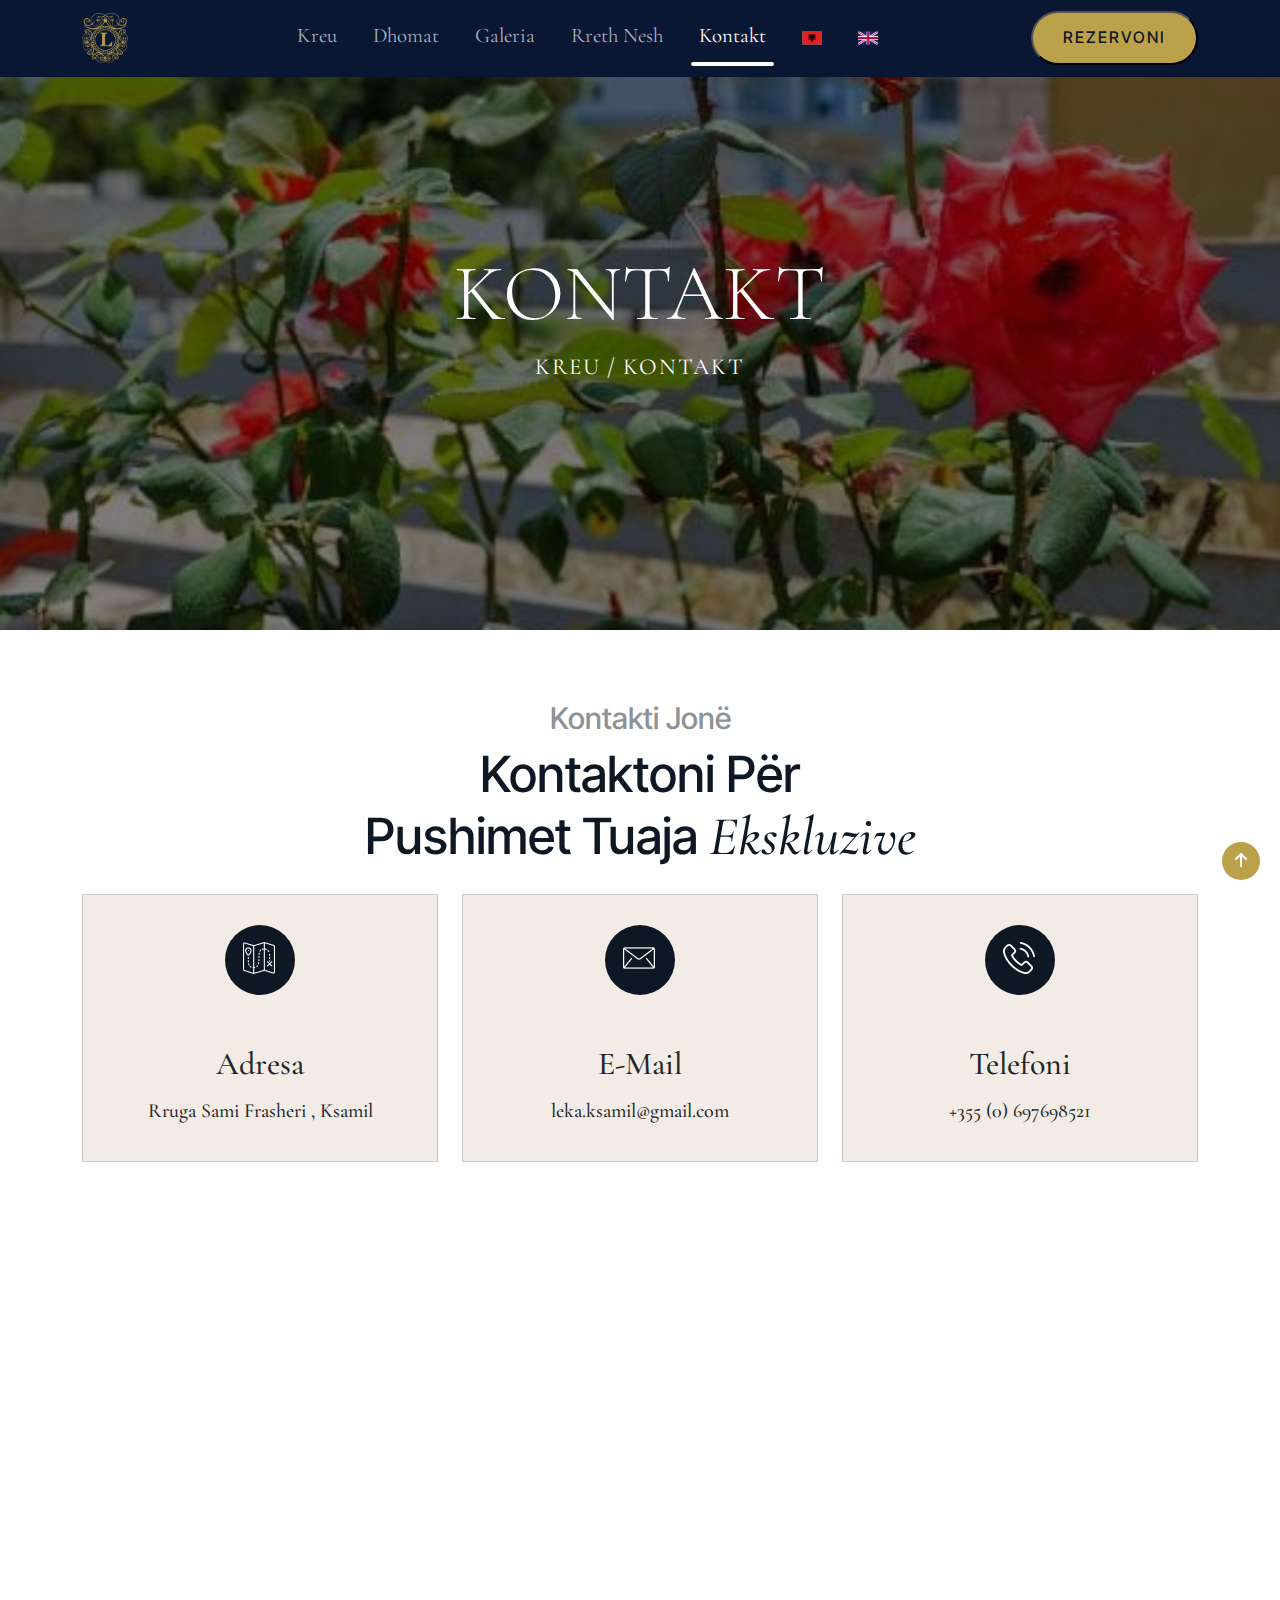
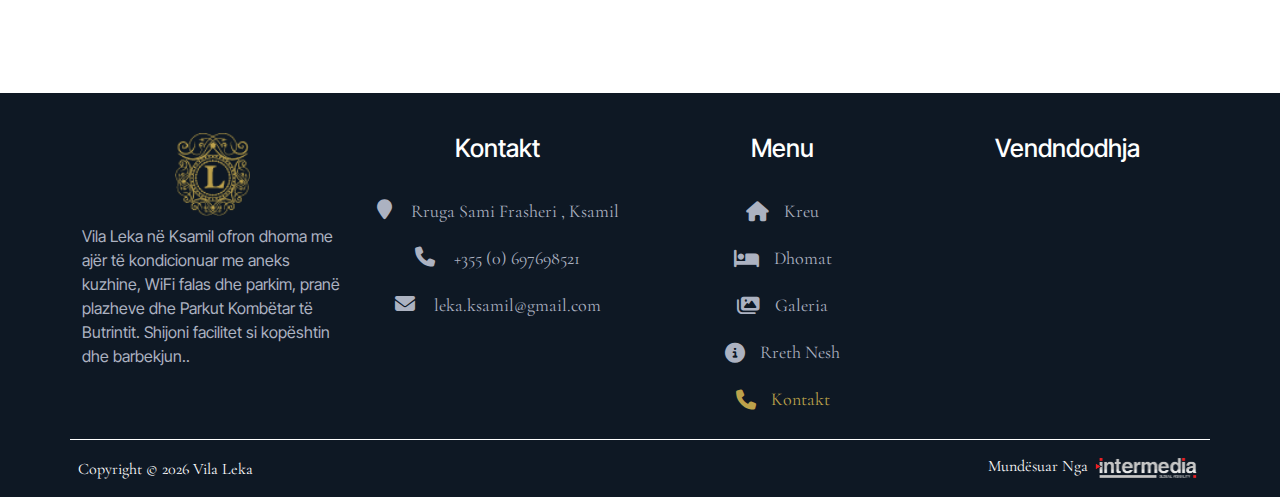
<file: contact-sq.html>
<!DOCTYPE html>
<html lang="en">
<head>
    <meta charset="UTF-8">
    <meta name="viewport" content="width=device-width, initial-scale=1.0">
    <title>Kontakt - Vila Leka, Ksamil, Shqipëri</title>
    <meta name="description" content="Kontaktoni Vila Leka në Ksamil, Shqipëri, për pyetje rreth dhomave tona, disponueshmërisë dhe opsioneve të rezervimit. Kontaktoni sot për pushimet tuaja të përsosura!">
    <meta name="keywords" content="Kontakt, Vila Leka, Ksamil, Shqipëri, dhoma, rezervime, akomodim, pushime, na kontaktoni, pyetje, udhëtim, qëndrim">
    <meta name="google-site-verification" content="VBBXbdI32-JaBuuOkWz5NeAeNk-Iu5e2lK04XvJz4yU" />
    <link rel="icon" href="assets/icon/logo.png" />
    <!--FontAwesome-->
    <link rel="stylesheet" href="https://cdnjs.cloudflare.com/ajax/libs/font-awesome/6.5.2/css/all.min.css">
    <!--Bootstrap-->
    <link rel="stylesheet" href="https://cdn.jsdelivr.net/npm/bootstrap@5.3.3/dist/css/bootstrap.min.css"
        integrity="sha384-QWTKZyjpPEjISv5WaRU9OFeRpok6YctnYmDr5pNlyT2bRjXh0JMhjY6hW+ALEwIH" crossorigin="anonymous">
    <!--My Style-->
    <link rel="stylesheet" href="style.css">
</head>
<body>
    <header class="header">
        <nav class="navbar navbar-expand-lg header-nav fixed-top">
            <div class="container">
                <a class="navbar-brand" href="index-sq.html">
                    <img class="logo1" src="assets/icon/logo.png" alt="logo" height="50px">
                </a>
                <button class="navbar-toggler" type="button" data-bs-toggle="collapse"
                    data-bs-target="#navbarSupportedContent" aria-controls="navbarSupportedContent"
                    aria-expanded="false" aria-label="Toggle navigation">
                    <span class="navbar-toggler-icon"></span>
                </button>
                <div class="collapse navbar-collapse text-center justify-content-between" id="navbarSupportedContent">
                    <ul class="navbar-nav mx-auto">
                        <li class="nav-item">
                            <a class="nav-link" href="index-sq.html">Kreu</a>
                            <div class="underline"></div>
                        </li>
                        <li class="nav-item">
                            <a class="nav-link" href="rooms-sq.html">Dhomat</a>
                            <div class="underline"></div>
                        </li>
                        <li class="nav-item">
                            <a class="nav-link" href="gallery-sq.html">Galeria</a>
                            <div class="underline"></div>
                        </li>
                        <li class="nav-item">
                            <a class="nav-link" href="about-sq.html">Rreth Nesh</a>
                            <div class="underline"></div>
                        </li>
                        <li class="nav-item active-link">
                            <a class="nav-link" aria-current="page" href="contact-sq.html">Kontakt</a>
                            <div class="underline"></div>
                        </li>
                        <li class="nav-item">
                            <a class="nav-link flag" href="contact-sq.html">
                                <img src="assets/icon/ALB.png" alt="ALB Flag" height="20">
                            </a>
                        </li>
                        <li class="nav-item">
                            <a class="nav-link flag" href="contact.html">
                                <img src="assets/icon/GBR.png" alt="GBR Flag" height="20">
                            </a>
                        </li>
                    </ul>
                    <div>
                        <a style="text-decoration: none;"
                            href="https://allbookers.com/hotel/AL/Vila-Leka.sq.html?id=34643">
                            <button id="button" class="btn1" style="letter-spacing: 2px;">REZERVONI</button>
                        </a>
                    </div>
                </div>
            </div>
        </nav>
    </header>
    <main>
        <section id="contact-head">
            <div class="container">
                <div class="row py-5">
                    <div class="col-md-12 d-flex flex-column">
                        <div>
                            <h1 class="display-1 fadeindown">Kontakt</h1>
                            <ul class="breacrumd">
                                <li class="fadeinright"><a href="index-sq.html">Kreu</a></li>
                                <li class="fadeinup">/</li>
                                <li class="fadeinleft">Kontakt</li>
                            </ul>
                        </div>
                    </div>
                </div>
            </div>
        </section>
        <section class="pb-0">
            <div class="container">
                <div class="row">
                    <div>
                        <div class="col-md-12">
                            <div class="text-center">
                                <h4 class="T1">Kontakti Jonë</h4>
                                <h1 class="T2">
                                    Kontaktoni Për <br> Pushimet Tuaja <span class="T2-5">Ekskluzive</span>
                                </h1>
                            </div>
                        </div>
                        <div class="row my-4">
                            <div class="col-md-4">
                                <div class="box-wrapper">
                                    <div class="icon">
                                        <img src="assets/icon/maps.png" alt="">
                                    </div>
                                    <h2 class="T1-5 my-3">
                                        Adresa
                                    </h2>
                                    <h5>
                                        <a href="https://maps.app.goo.gl/1DXsazWwqpud2XQT6">Rruga Sami Frasheri ,
                                            Ksamil</a>
                                    </h5>
                                </div>
                            </div>
                            <div class="col-md-4">
                                <div class="box-wrapper">
                                    <div class="icon">
                                        <img src="assets/icon/mail.png" alt="">
                                    </div>
                                    <h2 class="T1-5 my-3">
                                        E-Mail
                                    </h2>
                                    <h5>
                                        <a href="mailto:leka.ksamil@gmail.com ">leka.ksamil@gmail.com </a>
                                    </h5>
                                </div>
                            </div>
                            <div class="col-md-4">
                                <div class="box-wrapper">
                                    <div class="icon">
                                        <img src="assets/icon/phone-call.png" alt="">
                                    </div>
                                    <h2 class="T1-5 my-3">
                                        Telefoni
                                    </h2>
                                    <h5>
                                        <a href="tel:+355697698521">+355 (0) 697698521</a>
                                    </h5>
                                </div>
                            </div>
                        </div>
                    </div>
                    <div class="col-lg-12">
                        <iframe
                            src="https://www.google.com/maps/embed?pb=!1m18!1m12!1m3!1d574.3298450696133!2d20.008871480028724!3d39.77214061868751!2m3!1f0!2f0!3f0!3m2!1i1024!2i768!4f13.1!3m3!1m2!1s0x135b6bcf5e711737%3A0x4fbf4b772b9fd8b3!2sLeka&#39;s%20Apartments!5e0!3m2!1sen!2sus!4v1720095829020!5m2!1sen!2sus"
                            width="100%" height="500" style="border:0;" allowfullscreen="" loading="lazy"
                            referrerpolicy="no-referrer-when-downgrade"></iframe>
                    </div>
                </div>
            </div>
        </section>
        <footer>
            <div class="container text-center justify-content-center">
                <div class="row">
                    <div class="col-lg-3">
                        <div class="footer-widget mb-4">
                            <h2 class="heading-2 logo">
                                <a class="navbar-brand" href="index-sq.html">
                                    <img src="assets/icon/logo.png" alt="Logo" width="75px">
                                </a>
                            </h2>
                            <p>Vila Leka në Ksamil ofron dhoma me ajër të kondicionuar me aneks kuzhine, WiFi falas dhe parkim, pranë plazheve dhe Parkut Kombëtar të Butrintit. Shijoni facilitet si kopështin dhe barbekjun..</p>
                        </div>
                    </div>
                    <div class="col-lg-3">
                        <h4>Kontakt</h4>
                        <address>
                            <ul class="contact">
                                <li>
                                    <i class="fa fa-map-marker"></i>
                                    <a href="https://maps.app.goo.gl/1DXsazWwqpud2XQT6">Rruga Sami Frasheri , Ksamil</a>
                                </li>
                                <li>
                                    <i class="fas fa-phone"></i>
                                    <a href="tel:+355697698521">+355 (0) 697698521</a>
                                </li>
                                <li>
                                    <i class="fas fa-envelope"></i>
                                    <a href="mailto:leka.ksamil@gmail.com ">leka.ksamil@gmail.com </a>
                                </li>
                            </ul>
                        </address>
                    </div>
                    <div class="col-lg-3">
                        <h4>Menu</h4>
                        <ul class="link-menu">
                            <li><a href="index-sq.html"><i class="fas fa-home"></i> Kreu</a></li>
                            <li><a href="rooms-sq.html"><i class="fas fa-bed"></i> Dhomat</a></li>
                            <li><a href="gallery-sq.html"><i class="fas fa-images"></i> Galeria</a></li>
                            <li><a href="about-sq.html"><i class="fas fa-info-circle"></i> Rreth Nesh</a></li>
                            <li class="active"><a href="contact-sq.html"><i class="fas fa-phone"></i> Kontakt</a></li>
                        </ul>
                    </div>
                    <div class="col-lg-3">
                        <h4>Vendndodhja</h4>
                        <iframe
                            src="https://www.google.com/maps/embed?pb=!1m18!1m12!1m3!1d574.3298450696133!2d20.008871480028724!3d39.77214061868751!2m3!1f0!2f0!3f0!3m2!1i1024!2i768!4f13.1!3m3!1m2!1s0x135b6bcf5e711737%3A0x4fbf4b772b9fd8b3!2sLeka&#39;s%20Apartments!5e0!3m2!1sen!2sus!4v1720095829020!5m2!1sen!2sus"
                            width="100%" height="150" style="border:0;" allowfullscreen="" loading="lazy"
                            referrerpolicy="no-referrer-when-downgrade"></iframe>
                    </div>
                </div>
            </div>
            <div class="copyright-container">
                <div class="container d-flex justify-content-between align-items-center text-white p-2">
                    <div>
                        Copyright ©
                        <script>document.write(new Date().getFullYear());</script> Vila Leka
                    </div>
                    <div>
                        Mundësuar Nga <a href="https://intermedia.al/"><img src="assets/icon/intermediaLogo1.png"
                                alt="Intermedia" width="110px"></a>
                    </div>
                </div>
            </div>
        </footer>
        <button type="button" class="btn btn-floating " id="btn-back-to-top" style="display: block;"> <i
                class="fas fa-arrow-up"></i> </button>
    </main>
    <!--Bootstrap-->
    <script src="https://cdn.jsdelivr.net/npm/bootstrap@5.3.0/dist/js/bootstrap.bundle.min.js"
        integrity="sha384-geWF76RCwLtnZ8qwWowPQNguL3RmwHVBC9FhGdlKrxdiJJigb/j/68SIy3Te4Bkz"
        crossorigin="anonymous"></script>
    <!--My Script-->
    <script src="main.js"></script>
</body>
</html>
</file>
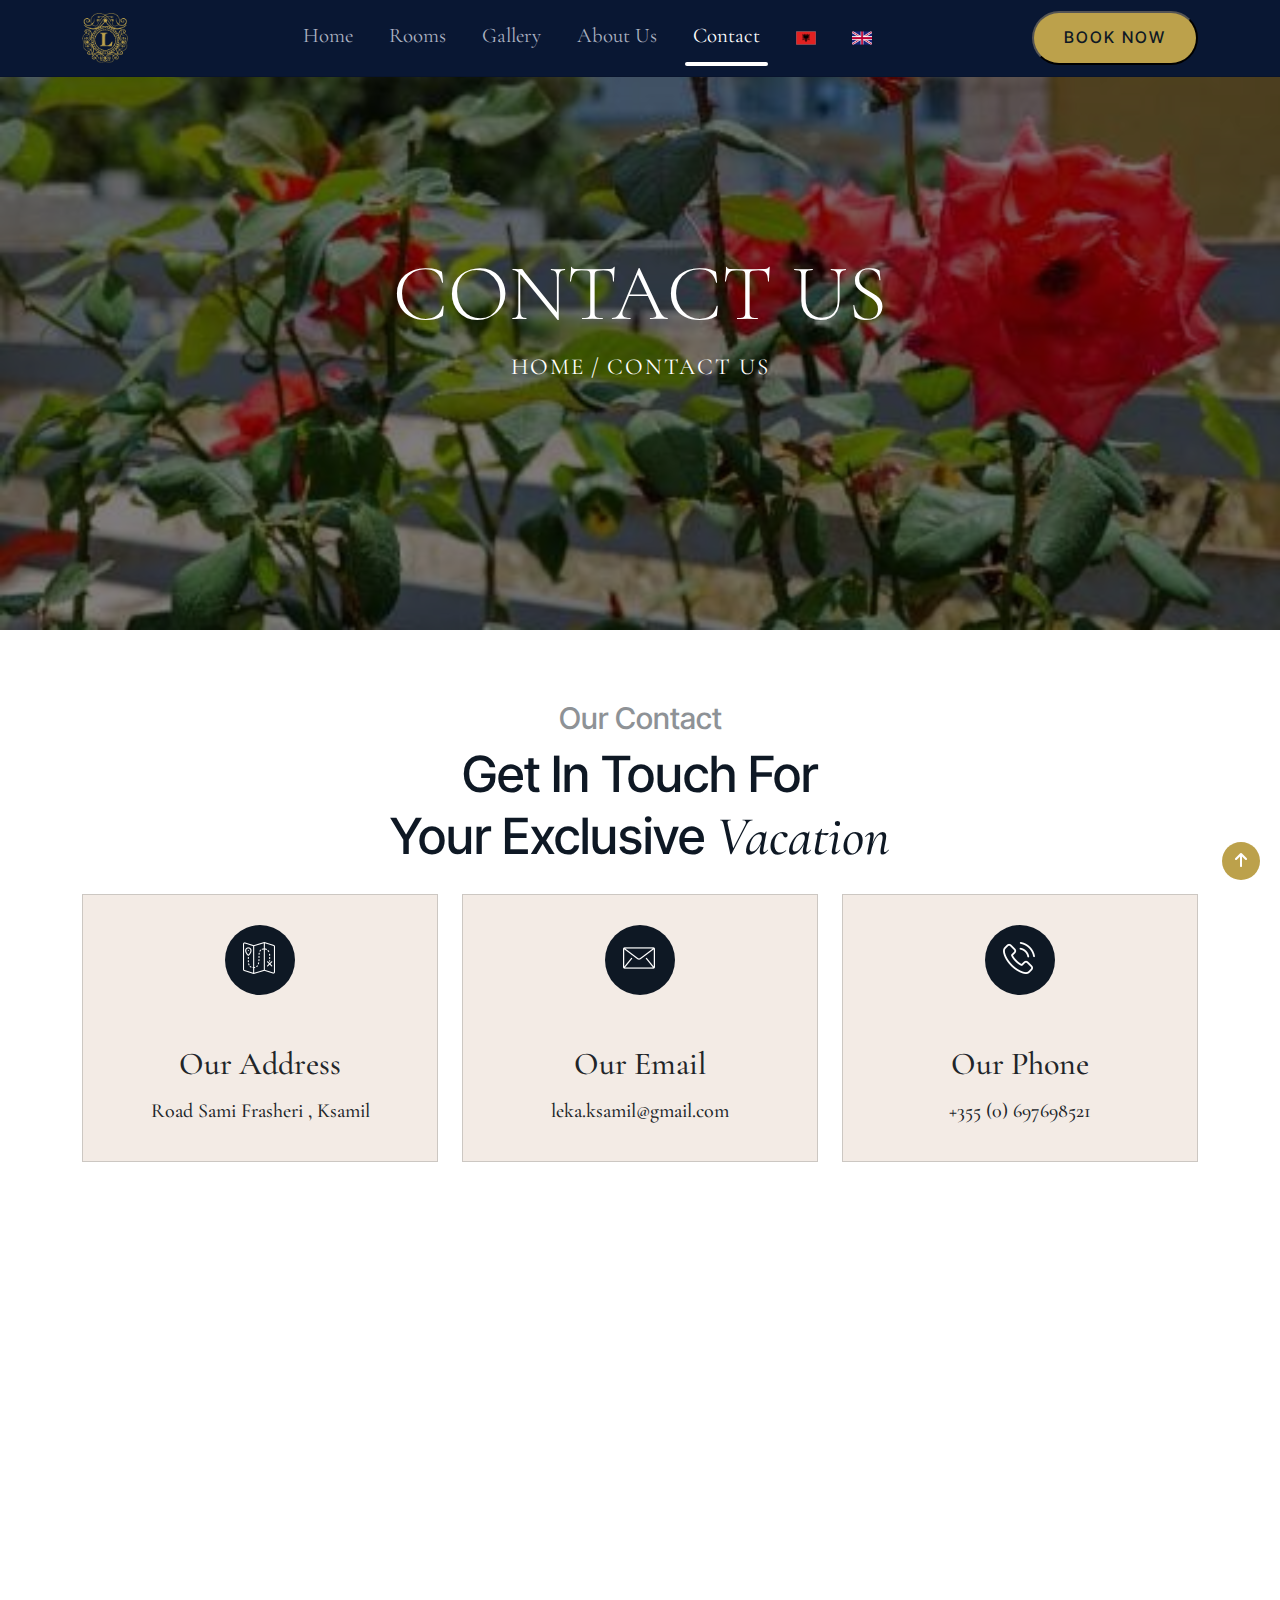
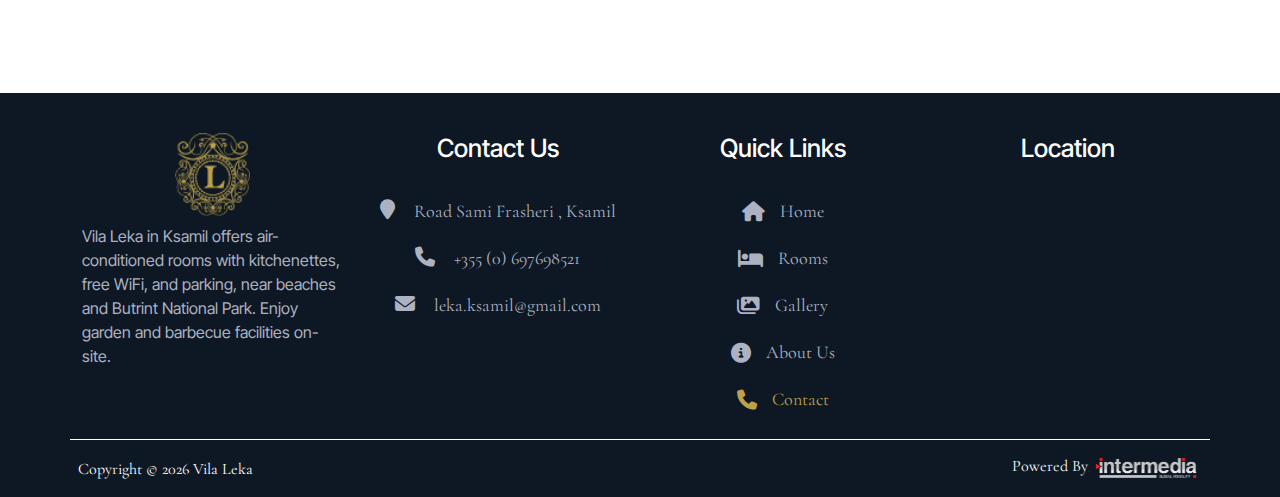
<file: contact.html>
<!DOCTYPE html>
<html lang="en">
<head>
    <meta charset="UTF-8">
    <meta name="viewport" content="width=device-width, initial-scale=1.0">
    <title>Contact - Vila Leka, Ksamil, Albania</title>
    <meta name="description" content="Contact Vila Leka in Ksamil, Albania, for inquiries about our rooms, availability, and booking options. Reach out today for your perfect vacation!">
    <meta name="keywords" content="Contact, Vila Leka, Ksamil, Albania, rooms, booking, accommodation, vacation, contact us, inquiries, travel, stay">
    <meta name="google-site-verification" content="VBBXbdI32-JaBuuOkWz5NeAeNk-Iu5e2lK04XvJz4yU" />
    <link rel="icon" href="assets/icon/logo.png" />
    <!--FontAwesome-->
    <link rel="stylesheet" href="https://cdnjs.cloudflare.com/ajax/libs/font-awesome/6.5.2/css/all.min.css">
    <!--Bootstrap-->
    <link rel="stylesheet" href="https://cdn.jsdelivr.net/npm/bootstrap@5.3.3/dist/css/bootstrap.min.css"
        integrity="sha384-QWTKZyjpPEjISv5WaRU9OFeRpok6YctnYmDr5pNlyT2bRjXh0JMhjY6hW+ALEwIH" crossorigin="anonymous">
    <!--My Style-->
    <link rel="stylesheet" href="style.css">
</head>
<body>
    <header class="header">
        <nav class="navbar navbar-expand-lg header-nav fixed-top">
            <div class="container">
                <a class="navbar-brand" href="index.html">
                    <img class="logo1" src="assets/icon/logo.png" alt="logo" height="50px">
                </a>
                <button class="navbar-toggler" type="button" data-bs-toggle="collapse"
                    data-bs-target="#navbarSupportedContent" aria-controls="navbarSupportedContent"
                    aria-expanded="false" aria-label="Toggle navigation">
                    <span class="navbar-toggler-icon"></span>
                </button>
                <div class="collapse navbar-collapse text-center justify-content-between" id="navbarSupportedContent">
                    <ul class="navbar-nav mx-auto">
                        <li class="nav-item">
                            <a class="nav-link" href="index.html">Home</a>
                            <div class="underline"></div>
                        </li>
                        <li class="nav-item">
                            <a class="nav-link" href="rooms.html">Rooms</a>
                            <div class="underline"></div>
                        </li>
                        <li class="nav-item">
                            <a class="nav-link" href="gallery.html">Gallery</a>
                            <div class="underline"></div>
                        </li>
                        <li class="nav-item">
                            <a class="nav-link" href="about.html">About Us</a>
                            <div class="underline"></div>
                        </li>
                        <li class="nav-item active-link">
                            <a class="nav-link" aria-current="page" href="contact.html">Contact</a>
                            <div class="underline"></div>
                        </li>
                        <li class="nav-item">
                            <a class="nav-link flag" href="contact-sq.html">
                                <img src="assets/icon/ALB.png" alt="ALB Flag" height="20">
                            </a>
                        </li>
                        <li class="nav-item">
                            <a class="nav-link flag" href="contact.html">
                                <img src="assets/icon/GBR.png" alt="GBR Flag" height="20">
                            </a>
                        </li>
                    </ul>
                    <div>
                        <a style="text-decoration: none;"
                            href="https://allbookers.com/hotel/AL/Vila-Leka.sq.html?id=34643">
                            <button id="button" class="btn1" style="letter-spacing: 2px;">BOOK NOW</button>
                        </a>
                    </div>
                </div>
            </div>
        </nav>
    </header>
    <main>
        <section id="contact-head">
            <div class="container">
                <div class="row py-5">
                    <div class="col-md-12 d-flex flex-column">
                        <div>
                            <h1 class="display-1 fadeindown">Contact Us</h1>
                            <ul class="breacrumd">
                                <li class="fadeinright"><a href="index.html">home</a></li>
                                <li class="fadeinup">/</li>
                                <li class="fadeinleft">contact us</li>
                            </ul>
                        </div>
                    </div>
                </div>
            </div>
        </section>
        <section class="pb-0">
            <div class="container">
                <div class="row">
                    <div>
                        <div class="col-md-12">
                            <div class="text-center">
                                <h4 class="T1">Our Contact</h4>
                                <h1 class="T2">
                                    Get In Touch for <br> Your Exclusive <span class="T2-5">Vacation</span>
                                </h1>
                            </div>
                        </div>
                        <div class="row my-4">
                            <div class="col-md-4">
                                <div class="box-wrapper">
                                    <div class="icon">
                                        <img src="assets/icon/maps.png" alt="">
                                    </div>
                                    <h2 class="T1-5 my-3">
                                        Our Address
                                    </h2>
                                    <h5>
                                        <a href="https://maps.app.goo.gl/1DXsazWwqpud2XQT6">Road Sami Frasheri ,
                                            Ksamil</a>
                                    </h5>
                                </div>
                            </div>
                            <div class="col-md-4">
                                <div class="box-wrapper">
                                    <div class="icon">
                                        <img src="assets/icon/mail.png" alt="">
                                    </div>
                                    <h2 class="T1-5 my-3">
                                        Our Email
                                    </h2>
                                    <h5>
                                        <a href="mailto:leka.ksamil@gmail.com ">leka.ksamil@gmail.com </a>
                                    </h5>
                                </div>
                            </div>
                            <div class="col-md-4">
                                <div class="box-wrapper">
                                    <div class="icon">
                                        <img src="assets/icon/phone-call.png" alt="">
                                    </div>
                                    <h2 class="T1-5 my-3">
                                        Our Phone
                                    </h2>
                                    <h5>
                                        <a href="tel:+355697698521">+355 (0) 697698521</a>
                                    </h5>
                                </div>
                            </div>
                        </div>
                    </div>
                    <div class="col-lg-12">
                        <iframe
                            src="https://www.google.com/maps/embed?pb=!1m18!1m12!1m3!1d574.3298450696133!2d20.008871480028724!3d39.77214061868751!2m3!1f0!2f0!3f0!3m2!1i1024!2i768!4f13.1!3m3!1m2!1s0x135b6bcf5e711737%3A0x4fbf4b772b9fd8b3!2sLeka&#39;s%20Apartments!5e0!3m2!1sen!2sus!4v1720095829020!5m2!1sen!2sus"
                            width="100%" height="500" style="border:0;" allowfullscreen="" loading="lazy"
                            referrerpolicy="no-referrer-when-downgrade"></iframe>
                    </div>
                </div>
            </div>
        </section>
        <footer>
            <div class="container text-center justify-content-center">
                <div class="row">
                    <div class="col-lg-3">
                        <div class="footer-widget mb-4">
                            <h2 class="heading-2 logo">
                                <a class="navbar-brand" href="index.html">
                                    <img src="assets/icon/logo.png" alt="Logo" width="75px">
                                </a>
                            </h2>
                            <p>Vila Leka in Ksamil offers air-conditioned rooms with kitchenettes, free WiFi, and
                                parking, near beaches and Butrint National Park. Enjoy garden and barbecue facilities
                                on-site.</p>
                        </div>
                    </div>
                    <div class="col-lg-3">
                        <h4>Contact Us</h4>
                        <address>
                            <ul class="contact">
                                <li>
                                    <i class="fa fa-map-marker"></i>
                                    <a href="https://maps.app.goo.gl/1DXsazWwqpud2XQT6">Road Sami Frasheri , Ksamil</a>
                                </li>
                                <li>
                                    <i class="fas fa-phone"></i>
                                    <a href="tel:+355697698521">+355 (0) 697698521</a>
                                </li>
                                <li>
                                    <i class="fas fa-envelope"></i>
                                    <a href="mailto:leka.ksamil@gmail.com ">leka.ksamil@gmail.com </a>
                                </li>
                            </ul>
                        </address>
                    </div>
                    <div class="col-lg-3">
                        <h4>Quick Links</h4>
                        <ul class="link-menu">
                            <li><a href="index.html"><i class="fas fa-home"></i> Home</a></li>
                            <li><a href="rooms.html"><i class="fas fa-bed"></i> Rooms</a></li>
                            <li><a href="gallery.html"><i class="fas fa-images"></i> Gallery</a></li>
                            <li><a href="about.html"><i class="fas fa-info-circle"></i> About Us</a></li>
                            <li class="active"><a href="contact.html"><i class="fas fa-phone"></i> Contact</a></li>
                        </ul>
                    </div>
                    <div class="col-lg-3">
                        <h4>Location</h4>
                        <iframe
                            src="https://www.google.com/maps/embed?pb=!1m18!1m12!1m3!1d574.3298450696133!2d20.008871480028724!3d39.77214061868751!2m3!1f0!2f0!3f0!3m2!1i1024!2i768!4f13.1!3m3!1m2!1s0x135b6bcf5e711737%3A0x4fbf4b772b9fd8b3!2sLeka&#39;s%20Apartments!5e0!3m2!1sen!2sus!4v1720095829020!5m2!1sen!2sus"
                            width="100%" height="150" style="border:0;" allowfullscreen="" loading="lazy"
                            referrerpolicy="no-referrer-when-downgrade"></iframe>
                    </div>
                </div>
            </div>
            <div class="copyright-container">
                <div class="container d-flex justify-content-between align-items-center text-white p-2">
                    <div>
                        Copyright ©
                        <script>document.write(new Date().getFullYear());</script> Vila Leka
                    </div>
                    <div>
                        Powered By <a href="https://intermedia.al/"><img src="assets/icon/intermediaLogo1.png"
                                alt="Intermedia" width="110px"></a>
                    </div>
                </div>
            </div>
        </footer>
        <button type="button" class="btn btn-floating " id="btn-back-to-top" style="display: block;"> <i
                class="fas fa-arrow-up"></i> </button>
    </main>
    <!--Bootstrap-->
    <script src="https://cdn.jsdelivr.net/npm/bootstrap@5.3.0/dist/js/bootstrap.bundle.min.js"
        integrity="sha384-geWF76RCwLtnZ8qwWowPQNguL3RmwHVBC9FhGdlKrxdiJJigb/j/68SIy3Te4Bkz"
        crossorigin="anonymous"></script>
    <!--My Script-->
    <script src="main.js"></script>
</body>
</html>
</file>
<file: style.css>
@import url('https://fonts.googleapis.com/css2?family=Inter+Tight:ital,wght@0,100..900;1,100..900&display=swap');
@import url('https://fonts.googleapis.com/css2?family=Cormorant+Garamond:ital,wght@0,300;0,400;0,500;0,600;0,700;1,300;1,400;1,500;1,600;1,700&display=swap');

/*Root*/
::selection {
  color: white;
  background: #bca24b;
}

::-webkit-scrollbar {
  width: 15px;
}

::-webkit-scrollbar-track {
  background-color: white;
}

::-webkit-scrollbar-thumb {
  background: black;
}

html,
body {
  width: 100% !important;
  height: 100% !important;
  margin: 0px !important;
  padding: 0px !important;
}

* {
  margin: 0;
  padding: 0;
  box-sizing: border-box;
  font-family: "Cormorant Garamond", serif;
}

a {
  color: inherit;
  text-decoration: none;
}

section {
  padding: 70px 0;
  overflow: hidden;
}

.row {
  display: flex;
  flex-wrap: wrap;
}

.col {
  flex: 1;
}

li {
  list-style: none;
  padding: 0px;
  margin: 0px;
}

ul {
  padding-left: unset;
}

/*  HEADER */
.nav-link {
  text-decoration: none;
  display: inline-block;
  padding: 10px;
  color: #acb2c1;
  transition: color 0.3s ease-in-out;
  font-size: 1.3rem;
}

.nav-item .underline {
  height: 4px;
  background-color: transparent;
  width: 0;
  transition: width 0.6s, background-color 0.6s;
  border-radius: 70px;
  margin: 0 auto;
}

.nav-item.active-link a {
  color: white;
}

.nav-item.active-link .underline {
  width: 100%;
  background-color: white;
}

.nav-item:hover .underline {
  background-color: white;
  width: 100%;
  transition: 0.5s;
}

.nav-item:hover a {
  color: white;
  transition: 0.5s;
}

.nav-item:active a {
  transition: none;
}

.nav-item:active .underline {
  transition: none;
  background-color: white;
}

.navbar-nav {
  margin-left: auto;
  gap: 20px;
  font-size: 18px;
}

.navbar {
  background-color: #091733;
  transition: background-color 0.3s ease-in-out;
  border-bottom: 1px solid rgba(0, 0, 0, 0.1);
}

.navbar-toggler {
  border-color: white !important;
  background-color: white;
  color: transparent !important;
}

.navbar-toggler:hover,
.navbar-toggler:active {
  border-color: white !important;
  background-color: white;
  color: transparent !important;
  transition: 0.5s;
}

/* INDEX - HOME*/
.main-bg {
  background: url('assets/image/5.jpg') rgba(0, 0, 0, .3);
  background-position: center;
  background-size: cover;
  background-blend-mode: multiply;
  height: 80vh;
  transition: background-image 1s ease-in-out;
}

.main-bg h1 {
  text-shadow: 0px 0px 10px rgba(0, 0, 0, 0.73);
  letter-spacing: 10px;
  font-weight: 600;
  font-family: 'Bodoni Moda', serif;
}

.main-bg h2 {
  font-weight: 200;
  letter-spacing: 5px;
  font-size: 1.3rem;
}
/* INDEX - ABOUT US*/
.outfit{font-size: 22px;}
/* INDEX - ROOMS*/
.room-item {
  text-align: center;
  margin: 20px;
  border-radius: 10px;
  overflow: hidden;
  box-shadow: 0 4px 8px rgba(0, 0, 0, 0.1);
}
.room-item img {
  width: 100%;
  height: 200px;
  /* Adjust height as needed */
  object-fit: cover;
  border-radius: 10px 10px 0 0;
}
.tt-75 {
  padding-top: 75px;
}
.services-modern-content {
  padding: 20px 10px 0;
  transition: all .3s ease;
}
.services-modern-title {
  font-weight: 400;
  font-size: 22px;
}
.services-modern-title a:hover {
  color: #b5a067;
  transition: 0.5s;
}
.room-item h3 {
  margin-top: 0;
  font-size: 18px;
}
.room-item p {
  margin-bottom: 10px;
  font-size: 14px;
}
.owl-carousel .owl-nav button.owl-prev,
.owl-carousel .owl-nav button.owl-next {
  position: absolute;
  top: -10%;
  transform: translateY(-50%);
  width: 50px;
  height: 50px;
  background-color: #fff;
  border: 1px solid #ccc;
  border-radius: 50%;
  outline: none;
  cursor: pointer;
}
.owl-carousel .owl-nav button.owl-prev {
  right: 70px;
}
.owl-carousel .owl-nav button.owl-next {
  right: 10px;
}
.owl-carousel .owl-nav button.owl-next:hover,
.owl-carousel .owl-nav button.owl-prev:hover {
  border: 5px solid #c4b583;
}
.icon-row,
.icon-row-1 {
    display: flex;
    justify-content: space-around;
    padding: 20px;
}
.icon-row-1 .icon {
    position: relative;
    font-size: 20px;
    cursor: pointer;
}
.icon-row .icon {
    position: relative;
    font-size: 20px;
    cursor: pointer;
}
.icon-row .icon:hover::after,
.icon-row-1 .icon:hover::after {
    content: attr(data-tooltip);
    position: absolute;
    top: -35px;
    left: 50%;
    transform: translateX(-50%);
    padding: 10px 20px;
    white-space: nowrap;
    background-color: #33333365;
    color: #fff;
    border-radius: 5px;
    font-size: 12px;
    opacity: 1;
    transition: opacity 0.3s;
}
.icon-row .icon::after,
.icon-row-1 .icon::after {
    content: '';
    position: absolute;
    opacity: 0;
}
/* INDEX - FACILITY*/

.service-card {
  text-align: center;
  background-color: white;
  padding: 50px 30px;
  margin: 50px 25px;
  display: flex;
  flex-direction: column;
  align-items: center;
}

.service-card .icon {
  font-size: 30px;
  line-height: 1;
  margin-bottom: 30px;
  color: white;
  background-color: #0e1824;
  border-radius: 50%;
  padding: 20px;
  display: inline-flex;
  justify-content: center;
  align-items: center;
  width: 100px;
  height: 100px;
  transition: all 0.3s ease;
}

.service-card .icon:hover {
  color: #0e1824;
  background-color: white;
}

.service-card h3 {
  font-size: 24px;
  margin-bottom: 16px;
}

.service-card h3 a {
  color: #0e1824;
}

.service-card h3 a:hover {
  color: #0e1824;
}

.service-card .arrow {
  font-size: 20px;
  line-height: 1;
  display: inline-block;
  margin-bottom: -5px;
  color: #0e1824;
}

.service-card p {
font-size: 22px;}

.swiper-pagination-progressbar {
  position: relative;
}

/* INDEX - GALLERY */
.thumb{
  width: 100%;
  height: 100%;
}
.thumb img{
  width: 100%;
  height: 100%;
  max-height: 350px;
}
/* INDEX - TESTIMONIALS */
.inner-testimonial-warp {
  background: #1d285c;
  padding: 50px;
  position: relative;
}
.inner-testimonial-warp .testimonial-shape2 {
  position: absolute;
  top: -30px;
  left: -80px;
}
.inner-testimonial-warp .testimonial-shape1 {
  position: absolute;
  bottom: -50px;
  right: -40px;
}
.inner-testimonial-warp .swiper {
  max-width: 925px;
  overflow: hidden;
}

.testimonial-item {
  max-width: 925px;
  text-align: center;
  margin-left: auto;
  margin-right: auto;
}
.testimonial-item .icon {
  margin-bottom: 30px;
}
.testimonial-item h3 {
  font-size: 30px;
  color: #b49b49;
  letter-spacing: -1.5px;
  margin-bottom: 60px;
  position: relative;
}
.testimonial-item h3::before {
  content: "";
  position: absolute;
  bottom: -45px;
  height: 30px;
  width: 1px;
  left: 0;
  right: 0;
  margin-left: auto;
  margin-right: auto;
  background-color: white;
}
.testimonial-item h4 {
  font-size: 20px;
  letter-spacing: -1.2px;
  margin-bottom: 60px;
  position: relative;
}
.testimonial-item h4::before {
  content: "";
  position: absolute;
  bottom: -45px;
  height: 30px;
  width: 1px;
  left: 0;
  right: 0;
  margin-left: auto;
  margin-right: auto;
  background-color: white;
}


/*About Us*/
#about-head {
  background: url(assets/image/9.jpg) rgba(0, 0, 0, 0.5);
}

/*Rooms*/
#rooms-head {
  background: url(assets/image/14.jpg) rgba(0, 0, 0, 0.5);
}

.home2 {
  padding: 0;
}

.home2 .slide {
  height: 50vh;
  background-size: cover !important;
  background-position: center !important;
  display: flex;
  align-items: center;
  justify-content: center;
  z-index: -1;
  background-color: rgba(0, 0, 0, 0.25);
}

.swiper-button-next,
.swiper-button-prev {
  height: 3rem;
  width: 3rem;
  line-height: 3rem;
  background: transparent;
  color: white;
}

.swiper-button-next:hover,
.swiper-button-prev:hover {
  background: transparent;
  color: white;
}

.swiper-button-next::after,
.swiper-button-prev::after {
  font-size: 1rem;
}

.gallary img {
  width: 270px;
}

.owl-carousel .owl-next,
.owl-carousel .owl-prev {
  height: 50px;
  position: absolute;
  width: 50px;
  cursor: pointer;
  top: 35%;
  background: white !important;
  transition: 0.5s;
}

.owl-carousel .owl-prev {
  left: 33px;
}

.owl-carousel .owl-next {
  right: 33px;
}

.owl-carousel .owl-next:hover,
.owl-carousel .owl-prev:hover {
  background: #C1B086 !important;
}

/*Gallery*/
#gallery-head {
  background: url(assets/image/2.jpg) rgba(0, 0, 0, 0.5);
}

/*Contact Us*/
#contact-head {
  background: url(assets/image/6.jpg) rgba(0, 0, 0, 0.5);
}

.T1 {
  font-family: "Inter Tight", sans-serif;
  font-size: 20px;
  font-weight: 500;
  text-transform: capitalize;
  line-height: 1.2em;
  color: #0e1824;
}

.T1 {
  font-family: "Inter Tight", sans-serif;
  font-size: 30px;
  font-weight: 500;
  text-transform: capitalize;
  line-height: 1.2em;
  color: #8e9296;
}

.T2 {
  font-family: "Inter Tight", sans-serif;
  font-size: 50px;
  font-weight: 500;
  text-transform: capitalize;
  line-height: 1.2em;
  color: #0e1824;
}

.T2-5 {
  font-family: "Cormorant Garamond", serif;
  font-size: 55px;
  font-weight: 500;
  text-transform: capitalize;
  line-height: 1.2em;
  color: #0e1824;
  font-style: italic;
}

.box-wrapper {
  text-align: center;
  padding: 30px 30px 30px 30px;
  border-style: solid;
  border-width: 1px 1px 1px 1px;
  border-color: #6f6f6f4a;
  border-radius: 0px 0px 0px 0px;
  background-color: #f3ebe5;
}

.box-wrapper .icon {
  color: #ffffff;
  background-color: #0e1824;
  border-radius: 200px 200px 200px 200px;
  margin: 0px auto 50px auto;
  padding: 0px 0px 0px 17px;
  height: 70px;
  width: 70px;
  line-height: 88px;
}

.box-wrapper .icon img {
  margin-bottom: 25px;
  margin-right: 20px;
}

/*General*/
#rooms-head,
#about-head,
#gallery-head,
#contact-head {
  background-position-x: 0%;
  background-position-y: 0%;
  background-repeat: repeat;
  background-size: auto;
  background-size: cover;
  background-repeat: no-repeat;
  background-position: center;
  background-blend-mode: multiply;
  height: 70vh;
  text-align: center;
  display: flex;
  align-items: center;
}

#rooms-head h1,
#about-head h1,
#gallery-head h1,
#contact-head h1 {
  color: #fff;
  text-transform: uppercase;
  font-family: "Cormorant Garamond", serif;
  position: relative;
  display: inline-block;
}

.breacrumd {
  list-style: none;
  padding: 0;
  margin: 0;
  display: flex;
  justify-content: center;
}

.breacrumd li {
  font-size: 23px;
  color: #fff;
  text-transform: uppercase;
  font-family: "Cormorant Garamond", serif;
  margin: 0 3px;
  letter-spacing: 2px;
}

.breacrumd li:hover a {
  color: #091733;
  transition: 0.5s;
}

.tltt {
  display: grid;
  justify-content: center;
}

/* Footer */
footer {
  background: #0e1824;
  padding-top: 40px;
}

footer p {
  color: #acb2c1;
  text-align: left;
  font-family: "Inter Tight", sans-serif;
}

footer h4 {
  color: #ffffff;
  margin-bottom: 25px;
  font-size: 25px;
  font-family: "Inter Tight", sans-serif;
}

footer .logo a {
  display: flex;
  justify-content: center;
  text-decoration: none;
}

ul.contact,
ul.link-menu {
  padding: 0;
  list-style: none;
}

ul.link-menu li {
  display: grid;
  justify-content: center;
}

ul.contact li,
ul.link-menu li {
  color: #acb2c1;
  font-size: 18px;
  padding: 10px 0;
}

ul.contact li i,
ul.link-menu li i {
  padding-right: 15px;
  font-size: 20px;
}

ul.link-menu li a {
  color: #acb2c1;
  text-decoration: none;
  transition: color 0.5s, transform 0.5s;
  display: flex;
  align-items: center;
  position: relative;
}

ul.link-menu li a::after {
  content: '';
  position: absolute;
  left: 0;
  bottom: -5px;
  width: 0;
  height: 3px;
  background: #bca24b;
}

ul.link-menu li a:hover::after {
  width: 125%;
  transition: width 0.5s ease;
}

ul.link-menu li a:hover,
ul.contact li:hover {
  color: #bca24b;
  transition: width 0.5s ease;
}

ul.link-menu li.active a {
  color: #bca24b;
}

.copyright-container .container {
  display: flex;
  justify-content: space-between;
  align-items: center;
  padding: 5px;
  color: #ffffff;
  border-top: 1px solid white;
}

/* BUTTON */
.btn1 {
  padding: 15px 30px 15px 30px;
  font-family: "Inter Tight", sans-serif;
  font-size: 16px;
  font-weight: 500;
  text-transform: capitalize;
  text-decoration: none;
  line-height: 1.2rem;
  color: #0e1824;
  background-color: #bca14b;
  border-radius: 200px 200px 200px 200px;
  border-color: #bca14b 1px solid;
}

.btn1:hover {
  color: #bca14b;
  background-color: #0e1824;
  border-color: #0e1824 1px solid;
  transition: 0.72s ease;
}

/*BACK_TO_TOP*/
#btn-back-to-top {
  position: fixed;
  bottom: 20px;
  right: 20px;
  display: none;
  color: #fff;
  background-color: #bca14b;
  z-index: 1;
  border-radius: 100%;
  transition: 0.5s;
}

#btn-back-to-top:hover {
  color: #1d285c;
  background-color: #fff;
  transition: 0.5s;
}

#btn-back-to-top:hover .btn.btn-floating i.fas.fa-arrow-up {
  color: #1d285c;
}

/*Animation*/
.fadeinleft {
  opacity: 0;
  transform: translateX(200px);
  transition: all 1.3s ease-out;
}

.fadeinright {
  opacity: 0;
  transform: translateX(-200px);
  transition: all 0.8s ease-out;
}

.fadeindown {
  opacity: 0;
  transform: translateY(-100px);
  transition: all 1.2s ease-out;
}

.fadeinup {
  opacity: 0;
  transform: translateY(100px);
  transition: all 1.2s ease-out;
}

.fade-in {
  opacity: 0;
  transition: all 1.3s ease-in;
}

.active-left,
.active,
.active-right,
.active-down,
.active-up {
  opacity: 1;
  transform: translateX(0);
  transform: translateY(0);
}

.fadein {
  opacity: 0;
}

/*Mobile*/
@media screen and (max-width: 1200px) {
  section {
    padding: 50px 0 !important;
  }


  #btn-back-to-top {
    display: none !important;
  }

  .breacrumd li {
    font-size: 15px;
  }

  .fadeinleft,
  .fadeinright,
  .fadeindown,
  .fadeinup,
  .fade-in {
    opacity: 1;
    transform: translateX(0) translateY(0);
  }
}
</file>
